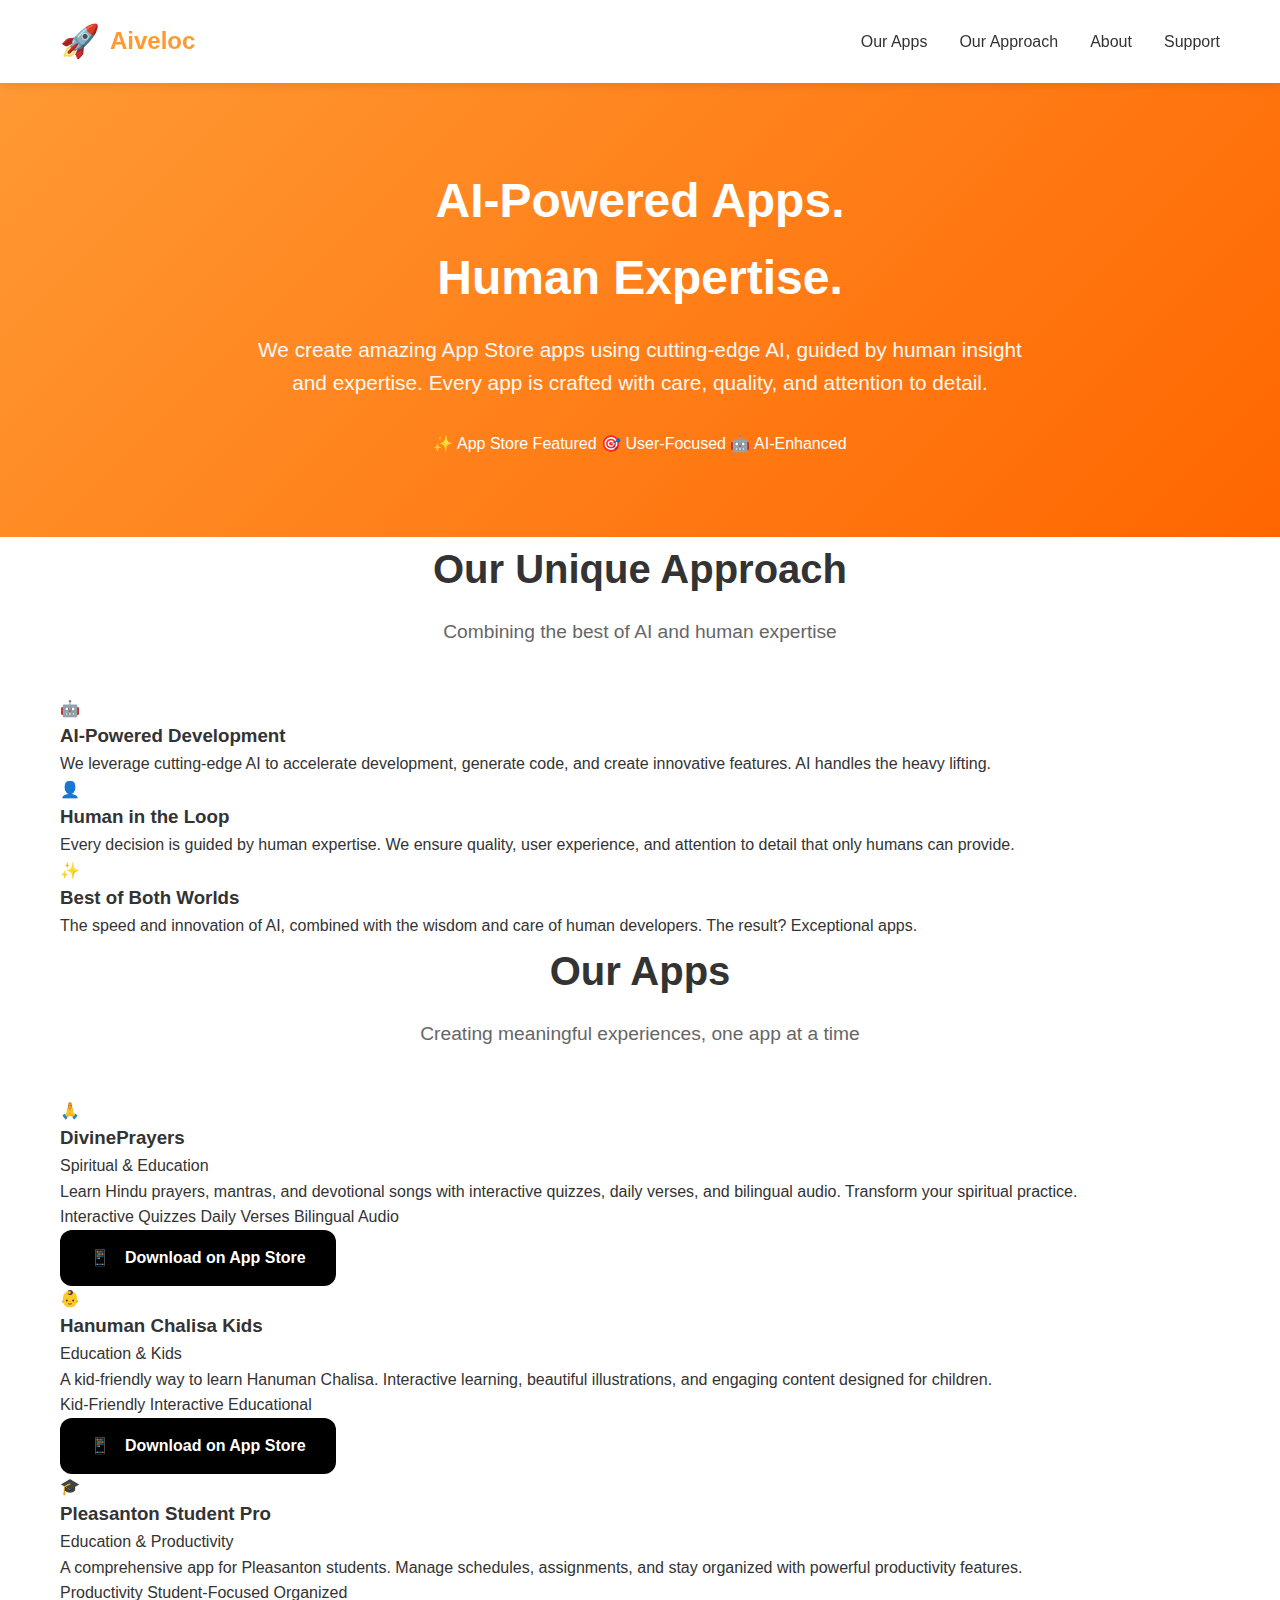
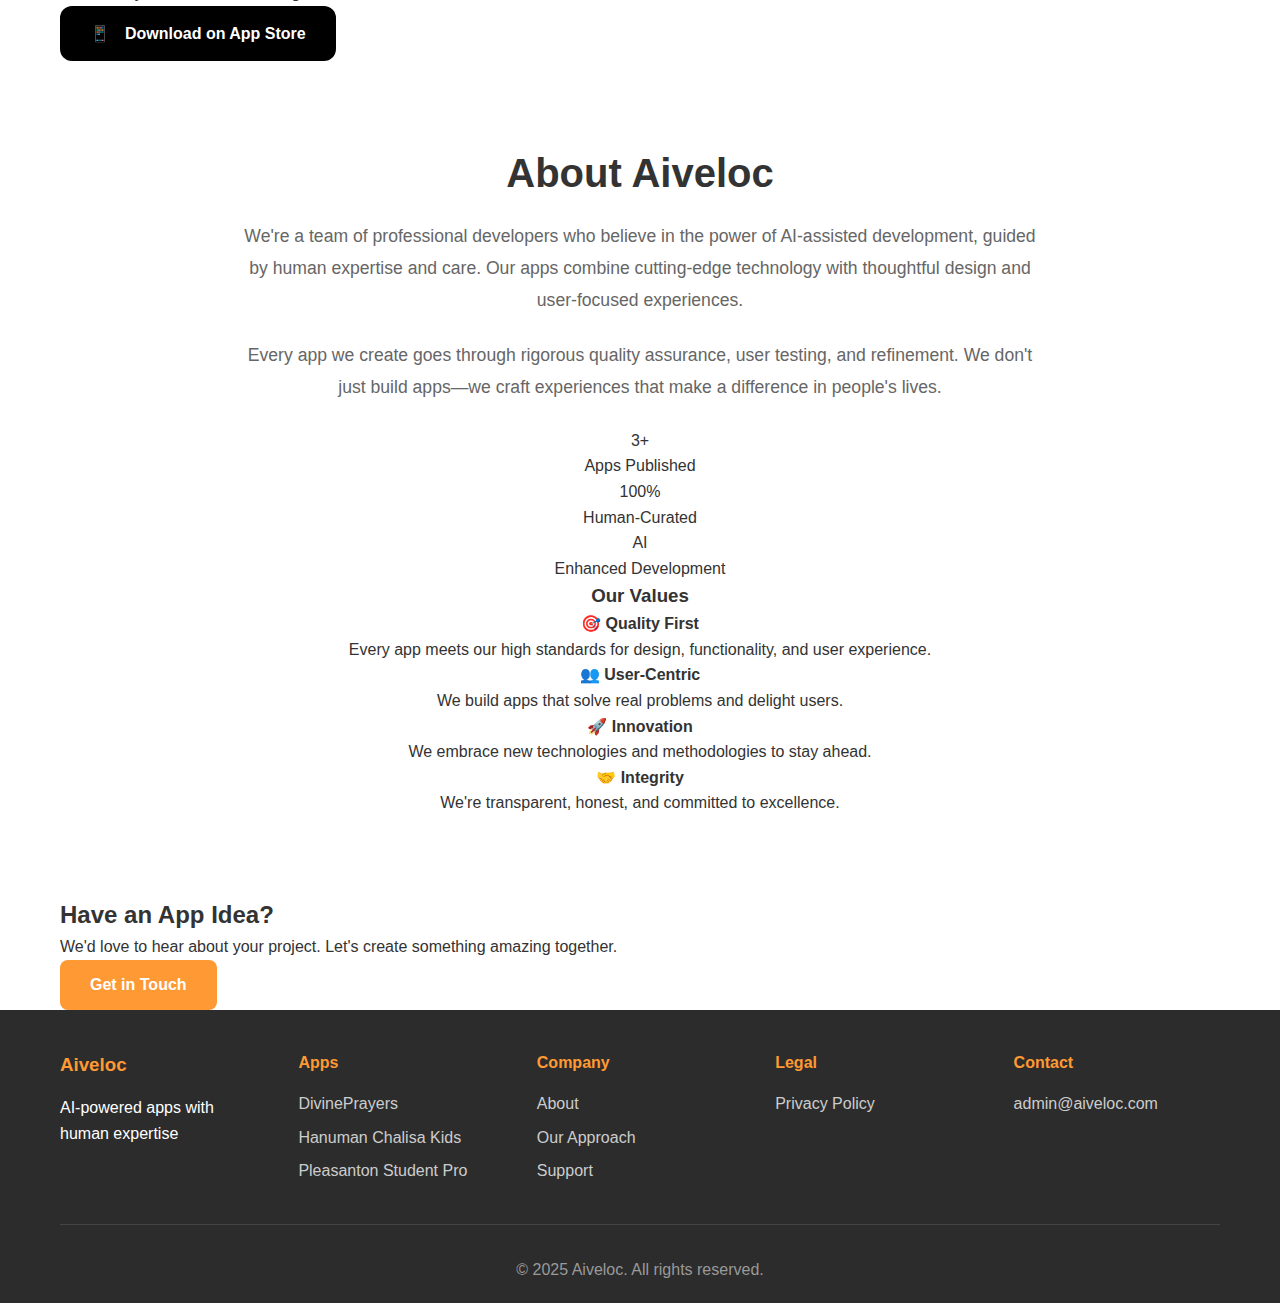
<file: index.html>
<!DOCTYPE html>
<html lang="en">
<head>
    <meta charset="UTF-8">
    <meta name="viewport" content="width=device-width, initial-scale=1.0">
    <meta name="description" content="Aiveloc - Professional App Store developers creating amazing iOS apps using AI with human expertise. DivinePrayers, Hanuman Chalisa Kids, Pleasanton Student Pro, and more.">
    <title>Aiveloc - AI-Powered App Development with Human Expertise</title>
    <link rel="stylesheet" href="styles.css">
</head>
<body>
    <!-- Navigation -->
    <nav class="navbar">
        <div class="container">
            <div class="nav-brand">
                <span class="brand-icon">🚀</span>
                <span class="brand-text">Aiveloc</span>
            </div>
            <ul class="nav-menu">
                <li><a href="#apps">Our Apps</a></li>
                <li><a href="#approach">Our Approach</a></li>
                <li><a href="#about">About</a></li>
                <li><a href="support.html">Support</a></li>
            </ul>
            <button class="mobile-menu-toggle" aria-label="Toggle menu">☰</button>
        </div>
    </nav>

    <!-- Hero Section -->
    <section class="hero">
        <div class="container">
            <div class="hero-content">
                <h1 class="hero-title">AI-Powered Apps.<br>Human Expertise.</h1>
                <p class="hero-subtitle">We create amazing App Store apps using cutting-edge AI, guided by human insight and expertise. Every app is crafted with care, quality, and attention to detail.</p>
                <div class="hero-badges">
                    <span class="badge">✨ App Store Featured</span>
                    <span class="badge">🎯 User-Focused</span>
                    <span class="badge">🤖 AI-Enhanced</span>
                </div>
            </div>
        </div>
    </section>

    <!-- Our Approach -->
    <section id="approach" class="approach">
        <div class="container">
            <h2 class="section-title">Our Unique Approach</h2>
            <p class="section-subtitle">Combining the best of AI and human expertise</p>
            
            <div class="approach-grid">
                <div class="approach-card">
                    <div class="approach-icon">🤖</div>
                    <h3>AI-Powered Development</h3>
                    <p>We leverage cutting-edge AI to accelerate development, generate code, and create innovative features. AI handles the heavy lifting.</p>
                </div>
                
                <div class="approach-card">
                    <div class="approach-icon">👤</div>
                    <h3>Human in the Loop</h3>
                    <p>Every decision is guided by human expertise. We ensure quality, user experience, and attention to detail that only humans can provide.</p>
                </div>
                
                <div class="approach-card">
                    <div class="approach-icon">✨</div>
                    <h3>Best of Both Worlds</h3>
                    <p>The speed and innovation of AI, combined with the wisdom and care of human developers. The result? Exceptional apps.</p>
                </div>
            </div>
        </div>
    </section>

    <!-- Apps Section -->
    <section id="apps" class="apps">
        <div class="container">
            <h2 class="section-title">Our Apps</h2>
            <p class="section-subtitle">Creating meaningful experiences, one app at a time</p>
            
            <div class="apps-grid">
                <!-- DivinePrayers -->
                <div class="app-card">
                    <div class="app-icon">🙏</div>
                    <h3>DivinePrayers</h3>
                    <p class="app-category">Spiritual & Education</p>
                    <p class="app-description">Learn Hindu prayers, mantras, and devotional songs with interactive quizzes, daily verses, and bilingual audio. Transform your spiritual practice.</p>
                    <div class="app-features">
                        <span class="feature-tag">Interactive Quizzes</span>
                        <span class="feature-tag">Daily Verses</span>
                        <span class="feature-tag">Bilingual Audio</span>
                    </div>
                    <a href="https://apps.apple.com/app/divineprayers" class="btn btn-app-store" target="_blank" rel="noopener">
                        <span>📱</span> Download on App Store
                    </a>
                </div>

                <!-- Hanuman Chalisa Kids -->
                <div class="app-card">
                    <div class="app-icon">👶</div>
                    <h3>Hanuman Chalisa Kids</h3>
                    <p class="app-category">Education & Kids</p>
                    <p class="app-description">A kid-friendly way to learn Hanuman Chalisa. Interactive learning, beautiful illustrations, and engaging content designed for children.</p>
                    <div class="app-features">
                        <span class="feature-tag">Kid-Friendly</span>
                        <span class="feature-tag">Interactive</span>
                        <span class="feature-tag">Educational</span>
                    </div>
                    <a href="https://apps.apple.com/app/hanuman-chalisa-kids" class="btn btn-app-store" target="_blank" rel="noopener">
                        <span>📱</span> Download on App Store
                    </a>
                </div>

                <!-- Pleasanton Student Pro -->
                <div class="app-card">
                    <div class="app-icon">🎓</div>
                    <h3>Pleasanton Student Pro</h3>
                    <p class="app-category">Education & Productivity</p>
                    <p class="app-description">A comprehensive app for Pleasanton students. Manage schedules, assignments, and stay organized with powerful productivity features.</p>
                    <div class="app-features">
                        <span class="feature-tag">Productivity</span>
                        <span class="feature-tag">Student-Focused</span>
                        <span class="feature-tag">Organized</span>
                    </div>
                    <a href="https://apps.apple.com/app/pleasanton-student-pro" class="btn btn-app-store" target="_blank" rel="noopener">
                        <span>📱</span> Download on App Store
                    </a>
                </div>
            </div>
        </div>
    </section>

    <!-- About Section -->
    <section id="about" class="about">
        <div class="container">
            <div class="about-content">
                <h2 class="section-title">About Aiveloc</h2>
                <p class="about-text">
                    We're a team of professional developers who believe in the power of AI-assisted development, 
                    guided by human expertise and care. Our apps combine cutting-edge technology with thoughtful 
                    design and user-focused experiences.
                </p>
                <p class="about-text">
                    Every app we create goes through rigorous quality assurance, user testing, and refinement. 
                    We don't just build apps—we craft experiences that make a difference in people's lives.
                </p>
                
                <div class="about-stats">
                    <div class="stat">
                        <div class="stat-number">3+</div>
                        <div class="stat-label">Apps Published</div>
                    </div>
                    <div class="stat">
                        <div class="stat-number">100%</div>
                        <div class="stat-label">Human-Curated</div>
                    </div>
                    <div class="stat">
                        <div class="stat-number">AI</div>
                        <div class="stat-label">Enhanced Development</div>
                    </div>
                </div>

                <div class="about-values">
                    <h3>Our Values</h3>
                    <div class="values-grid">
                        <div class="value-item">
                            <strong>🎯 Quality First</strong>
                            <p>Every app meets our high standards for design, functionality, and user experience.</p>
                        </div>
                        <div class="value-item">
                            <strong>👥 User-Centric</strong>
                            <p>We build apps that solve real problems and delight users.</p>
                        </div>
                        <div class="value-item">
                            <strong>🚀 Innovation</strong>
                            <p>We embrace new technologies and methodologies to stay ahead.</p>
                        </div>
                        <div class="value-item">
                            <strong>🤝 Integrity</strong>
                            <p>We're transparent, honest, and committed to excellence.</p>
                        </div>
                    </div>
                </div>
            </div>
        </div>
    </section>

    <!-- CTA Section -->
    <section class="cta">
        <div class="container">
            <h2>Have an App Idea?</h2>
            <p>We'd love to hear about your project. Let's create something amazing together.</p>
            <a href="mailto:admin@aiveloc.com" class="btn btn-primary">Get in Touch</a>
        </div>
    </section>

    <!-- Footer -->
    <footer class="footer">
        <div class="container">
            <div class="footer-content">
                <div class="footer-section">
                    <h3>Aiveloc</h3>
                    <p>AI-powered apps with human expertise</p>
                </div>
                <div class="footer-section">
                    <h4>Apps</h4>
                    <ul>
                        <li><a href="https://apps.apple.com/app/divineprayers" target="_blank">DivinePrayers</a></li>
                        <li><a href="https://apps.apple.com/app/hanuman-chalisa-kids" target="_blank">Hanuman Chalisa Kids</a></li>
                        <li><a href="https://apps.apple.com/app/pleasanton-student-pro" target="_blank">Pleasanton Student Pro</a></li>
                    </ul>
                </div>
                <div class="footer-section">
                    <h4>Company</h4>
                    <ul>
                        <li><a href="#about">About</a></li>
                        <li><a href="#approach">Our Approach</a></li>
                        <li><a href="support.html">Support</a></li>
                    </ul>
                </div>
                <div class="footer-section">
                    <h4>Legal</h4>
                    <ul>
                        <li><a href="privacy.html">Privacy Policy</a></li>
                    </ul>
                </div>
                <div class="footer-section">
                    <h4>Contact</h4>
                    <p><a href="mailto:admin@aiveloc.com">admin@aiveloc.com</a></p>
                </div>
            </div>
            <div class="footer-bottom">
                <p>&copy; 2025 Aiveloc. All rights reserved.</p>
            </div>
        </div>
    </footer>

    <script src="script.js"></script>
</body>
</html>
<!-- Updated: Mon Nov 17 21:36:54 PST 2025 -->
</file>
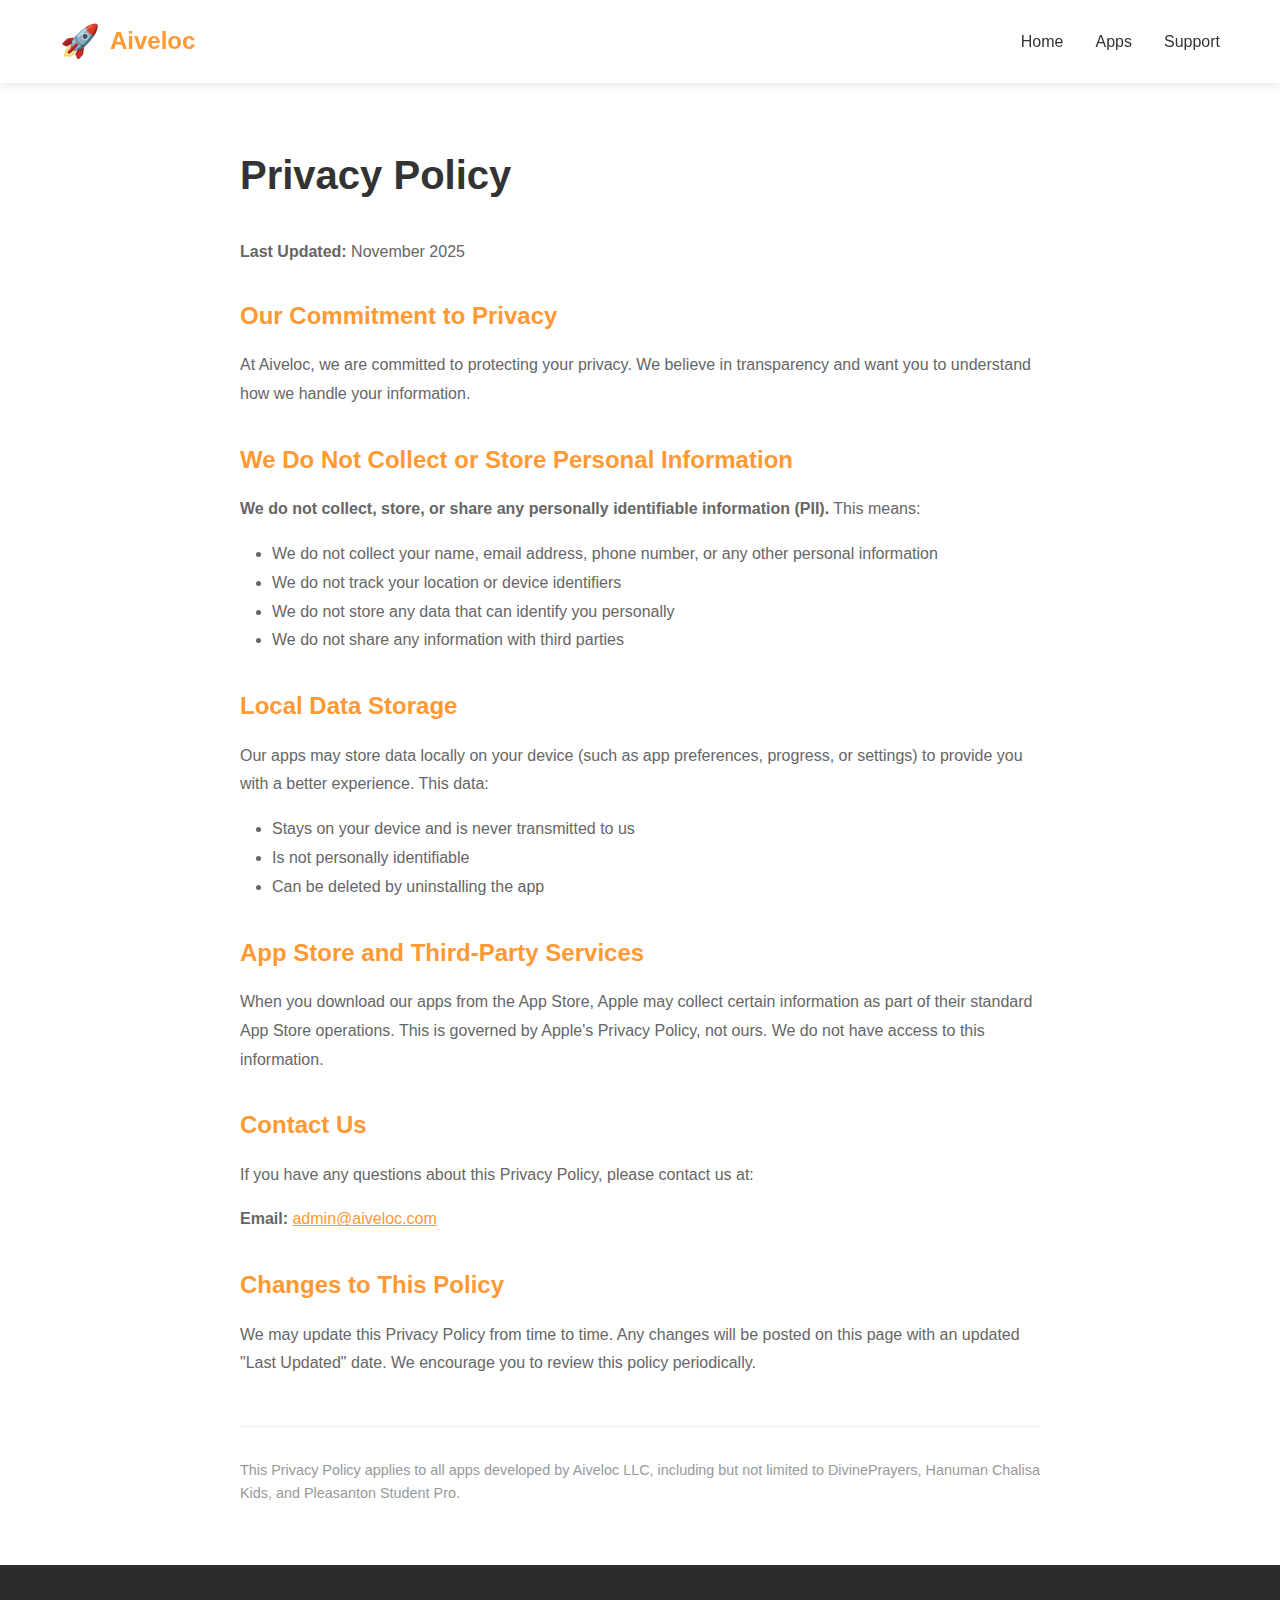
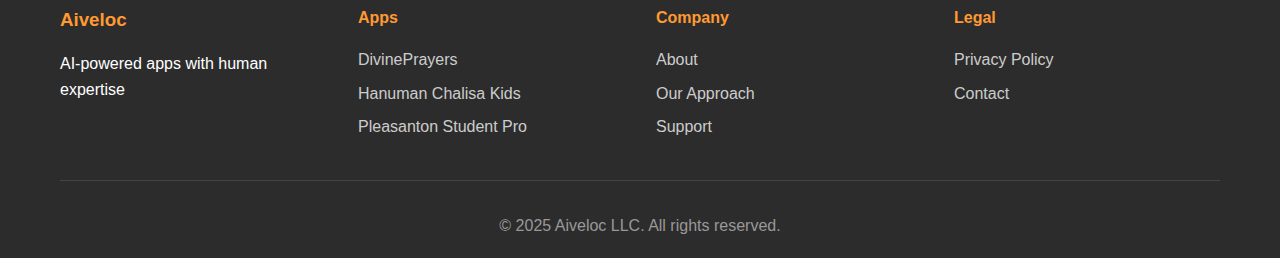
<file: privacy.html>
<!DOCTYPE html>
<html lang="en">
<head>
    <meta charset="UTF-8">
    <meta name="viewport" content="width=device-width, initial-scale=1.0">
    <title>Privacy Policy - Aiveloc</title>
    <link rel="stylesheet" href="styles.css">
</head>
<body>
    <!-- Navigation -->
    <nav class="navbar">
        <div class="container">
            <div class="nav-brand">
                <span class="brand-icon">🚀</span>
                <span class="brand-text">Aiveloc</span>
            </div>
            <ul class="nav-menu">
                <li><a href="index.html">Home</a></li>
                <li><a href="index.html#apps">Apps</a></li>
                <li><a href="support.html">Support</a></li>
            </ul>
        </div>
    </nav>

    <!-- Privacy Policy Content -->
    <section class="about" style="padding: 60px 0;">
        <div class="container">
            <div class="about-content" style="max-width: 800px; text-align: left;">
                <h1 class="section-title" style="text-align: left; margin-bottom: 2rem;">Privacy Policy</h1>
                
                <p style="color: #666; margin-bottom: 2rem;"><strong>Last Updated:</strong> November 2025</p>

                <div style="margin-bottom: 2rem;">
                    <h2 style="color: var(--primary-color); margin-bottom: 1rem; font-size: 1.5rem;">Our Commitment to Privacy</h2>
                    <p style="line-height: 1.8; color: var(--text-secondary); margin-bottom: 1rem;">
                        At Aiveloc, we are committed to protecting your privacy. We believe in transparency and want you to understand how we handle your information.
                    </p>
                </div>

                <div style="margin-bottom: 2rem;">
                    <h2 style="color: var(--primary-color); margin-bottom: 1rem; font-size: 1.5rem;">We Do Not Collect or Store Personal Information</h2>
                    <p style="line-height: 1.8; color: var(--text-secondary); margin-bottom: 1rem;">
                        <strong>We do not collect, store, or share any personally identifiable information (PII).</strong> This means:
                    </p>
                    <ul style="line-height: 1.8; color: var(--text-secondary); margin-left: 2rem; margin-bottom: 1rem;">
                        <li>We do not collect your name, email address, phone number, or any other personal information</li>
                        <li>We do not track your location or device identifiers</li>
                        <li>We do not store any data that can identify you personally</li>
                        <li>We do not share any information with third parties</li>
                    </ul>
                </div>

                <div style="margin-bottom: 2rem;">
                    <h2 style="color: var(--primary-color); margin-bottom: 1rem; font-size: 1.5rem;">Local Data Storage</h2>
                    <p style="line-height: 1.8; color: var(--text-secondary); margin-bottom: 1rem;">
                        Our apps may store data locally on your device (such as app preferences, progress, or settings) to provide you with a better experience. This data:
                    </p>
                    <ul style="line-height: 1.8; color: var(--text-secondary); margin-left: 2rem; margin-bottom: 1rem;">
                        <li>Stays on your device and is never transmitted to us</li>
                        <li>Is not personally identifiable</li>
                        <li>Can be deleted by uninstalling the app</li>
                    </ul>
                </div>

                <div style="margin-bottom: 2rem;">
                    <h2 style="color: var(--primary-color); margin-bottom: 1rem; font-size: 1.5rem;">App Store and Third-Party Services</h2>
                    <p style="line-height: 1.8; color: var(--text-secondary); margin-bottom: 1rem;">
                        When you download our apps from the App Store, Apple may collect certain information as part of their standard App Store operations. This is governed by Apple's Privacy Policy, not ours. We do not have access to this information.
                    </p>
                </div>

                <div style="margin-bottom: 2rem;">
                    <h2 style="color: var(--primary-color); margin-bottom: 1rem; font-size: 1.5rem;">Contact Us</h2>
                    <p style="line-height: 1.8; color: var(--text-secondary); margin-bottom: 1rem;">
                        If you have any questions about this Privacy Policy, please contact us at:
                    </p>
                    <p style="line-height: 1.8; color: var(--text-secondary); margin-bottom: 1rem;">
                        <strong>Email:</strong> <a href="mailto:admin@aiveloc.com" style="color: var(--primary-color);">admin@aiveloc.com</a>
                    </p>
                </div>

                <div style="margin-bottom: 2rem;">
                    <h2 style="color: var(--primary-color); margin-bottom: 1rem; font-size: 1.5rem;">Changes to This Policy</h2>
                    <p style="line-height: 1.8; color: var(--text-secondary); margin-bottom: 1rem;">
                        We may update this Privacy Policy from time to time. Any changes will be posted on this page with an updated "Last Updated" date. We encourage you to review this policy periodically.
                    </p>
                </div>

                <div style="margin-top: 3rem; padding-top: 2rem; border-top: 1px solid #eee;">
                    <p style="color: #999; font-size: 0.9rem;">
                        This Privacy Policy applies to all apps developed by Aiveloc LLC, including but not limited to DivinePrayers, Hanuman Chalisa Kids, and Pleasanton Student Pro.
                    </p>
                </div>
            </div>
        </div>
    </section>

    <!-- Footer -->
    <footer class="footer">
        <div class="container">
            <div class="footer-content">
                <div class="footer-section">
                    <h3>Aiveloc</h3>
                    <p>AI-powered apps with human expertise</p>
                </div>
                <div class="footer-section">
                    <h4>Apps</h4>
                    <ul>
                        <li><a href="https://apps.apple.com/app/divineprayers" target="_blank">DivinePrayers</a></li>
                        <li><a href="https://apps.apple.com/app/hanuman-chalisa-kids" target="_blank">Hanuman Chalisa Kids</a></li>
                        <li><a href="https://apps.apple.com/app/pleasanton-student-pro" target="_blank">Pleasanton Student Pro</a></li>
                    </ul>
                </div>
                <div class="footer-section">
                    <h4>Company</h4>
                    <ul>
                        <li><a href="index.html#about">About</a></li>
                        <li><a href="index.html#approach">Our Approach</a></li>
                        <li><a href="support.html">Support</a></li>
                    </ul>
                </div>
                <div class="footer-section">
                    <h4>Legal</h4>
                    <ul>
                        <li><a href="privacy.html">Privacy Policy</a></li>
                        <li><a href="mailto:admin@aiveloc.com">Contact</a></li>
                    </ul>
                </div>
            </div>
            <div class="footer-bottom">
                <p>&copy; 2025 Aiveloc LLC. All rights reserved.</p>
            </div>
        </div>
    </footer>

    <script src="script.js"></script>
</body>
</html>
</file>
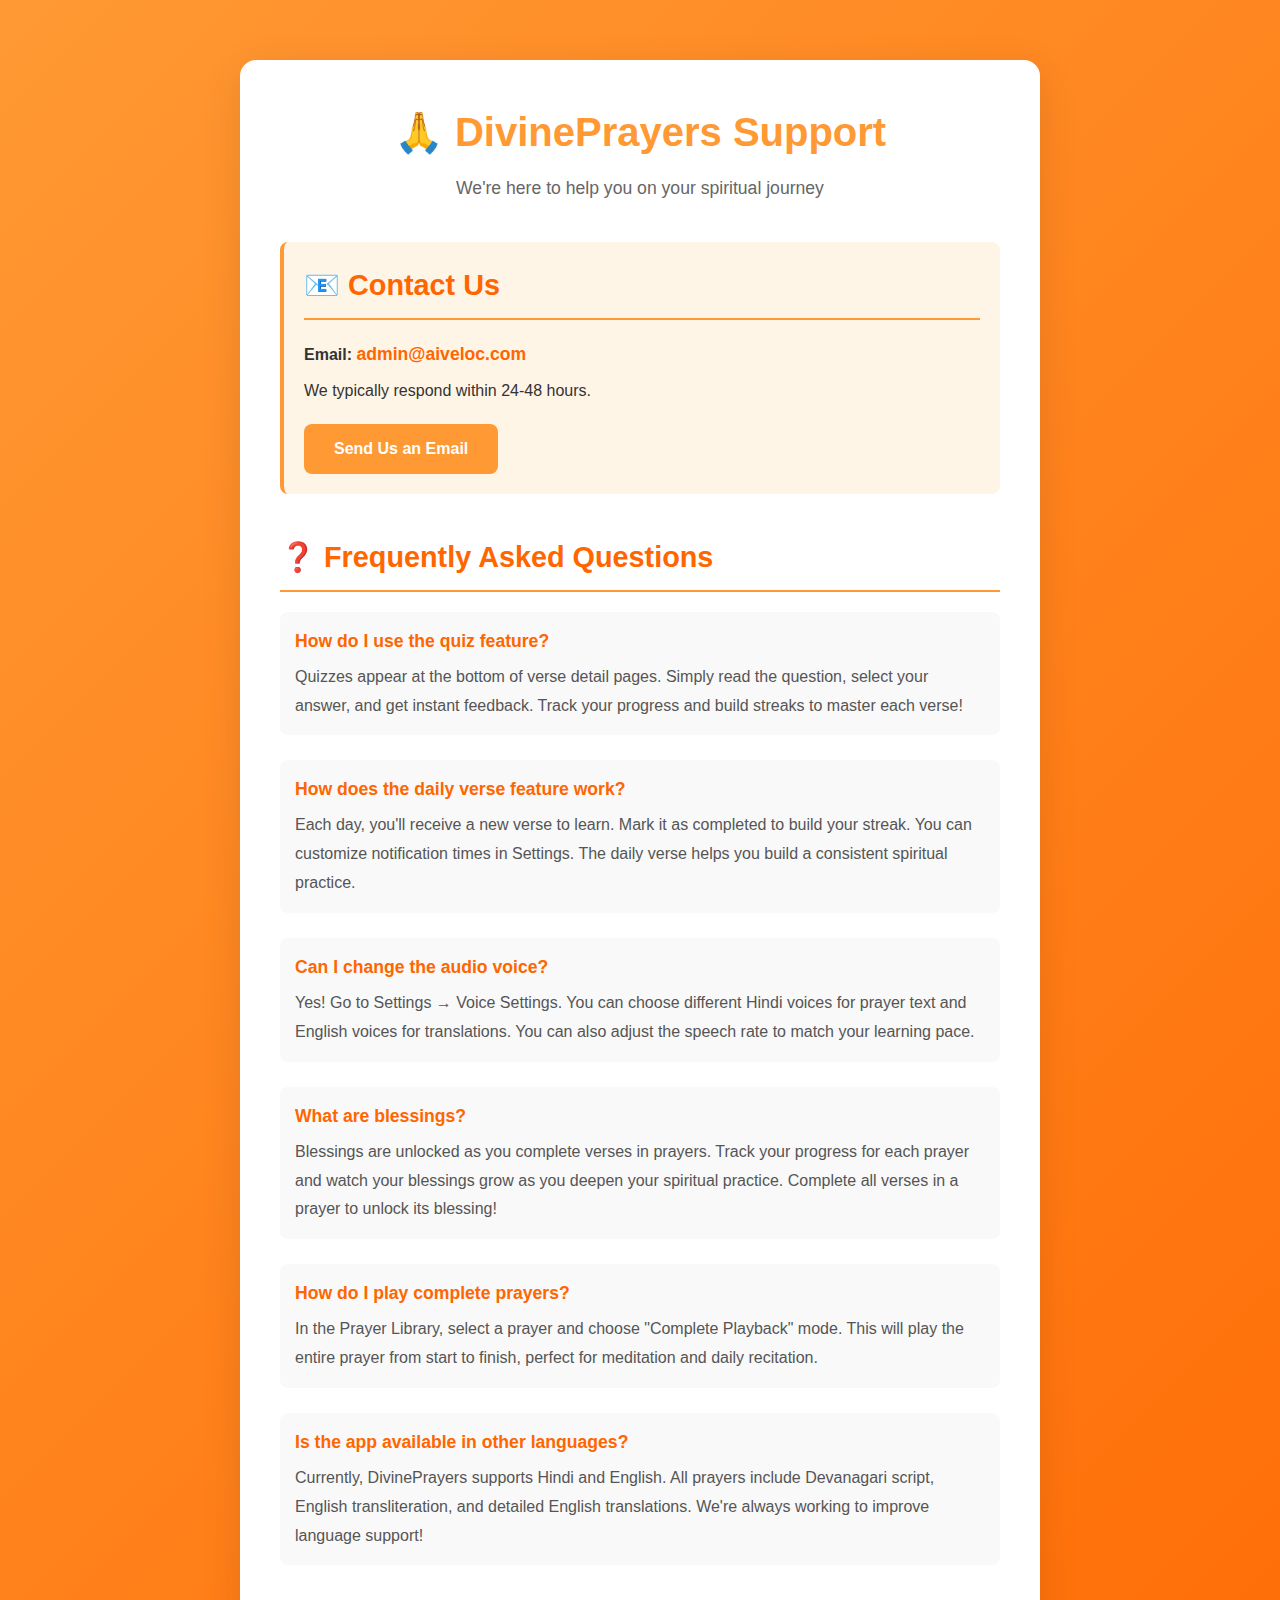
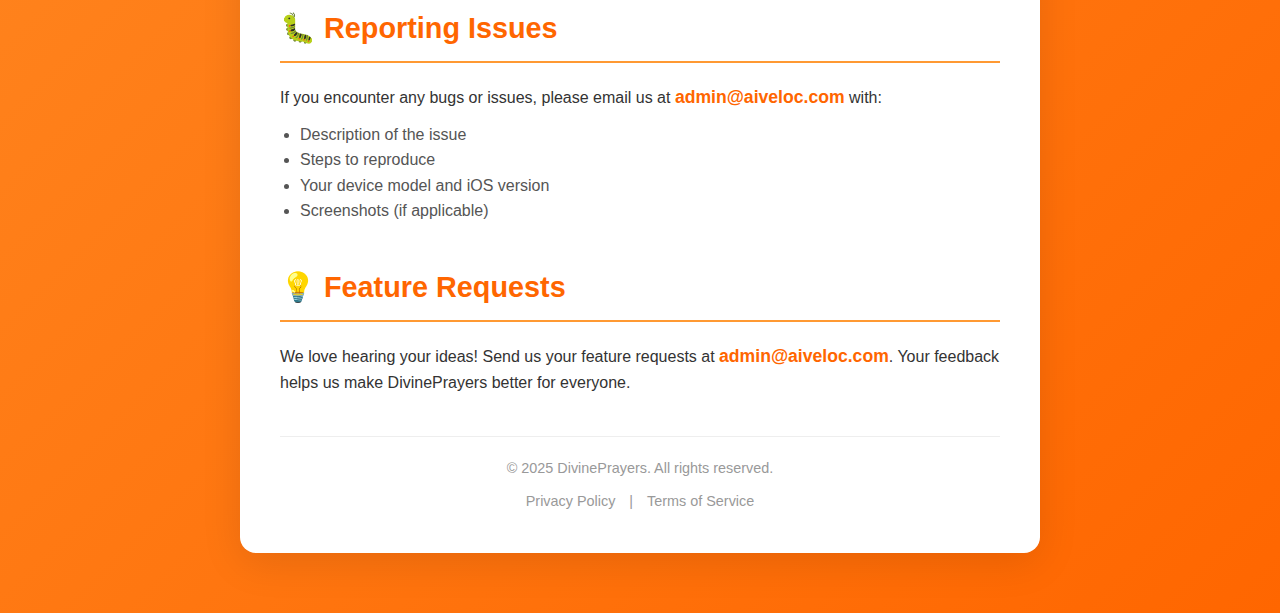
<file: support.html>
<!DOCTYPE html>
<html lang="en">
<head>
    <meta charset="UTF-8">
    <meta name="viewport" content="width=device-width, initial-scale=1.0">
    <title>DivinePrayers - Support</title>
    <style>
        * {
            margin: 0;
            padding: 0;
            box-sizing: border-box;
        }
        
        body {
            font-family: -apple-system, BlinkMacSystemFont, 'Segoe UI', Roboto, Oxygen, Ubuntu, Cantarell, sans-serif;
            line-height: 1.6;
            color: #333;
            background: linear-gradient(135deg, #ff9933 0%, #ff6600 100%);
            min-height: 100vh;
            padding: 20px;
        }
        
        .container {
            max-width: 800px;
            margin: 0 auto;
            background: white;
            border-radius: 16px;
            box-shadow: 0 10px 40px rgba(0,0,0,0.1);
            padding: 40px;
            margin-top: 40px;
            margin-bottom: 40px;
        }
        
        h1 {
            color: #ff9933;
            font-size: 2.5em;
            margin-bottom: 10px;
            text-align: center;
        }
        
        .subtitle {
            text-align: center;
            color: #666;
            margin-bottom: 40px;
            font-size: 1.1em;
        }
        
        .section {
            margin-bottom: 40px;
        }
        
        h2 {
            color: #ff6600;
            font-size: 1.8em;
            margin-bottom: 20px;
            border-bottom: 2px solid #ff9933;
            padding-bottom: 10px;
        }
        
        .contact-info {
            background: #fff5e6;
            padding: 20px;
            border-radius: 8px;
            border-left: 4px solid #ff9933;
            margin-bottom: 30px;
        }
        
        .contact-info p {
            margin-bottom: 10px;
        }
        
        .email-link {
            color: #ff6600;
            text-decoration: none;
            font-weight: bold;
            font-size: 1.1em;
        }
        
        .email-link:hover {
            text-decoration: underline;
        }
        
        .faq-item {
            margin-bottom: 25px;
            padding: 15px;
            background: #f9f9f9;
            border-radius: 8px;
        }
        
        .faq-question {
            font-weight: bold;
            color: #ff6600;
            margin-bottom: 8px;
            font-size: 1.1em;
        }
        
        .faq-answer {
            color: #555;
            line-height: 1.8;
        }
        
        .button {
            display: inline-block;
            background: #ff9933;
            color: white;
            padding: 12px 30px;
            border-radius: 8px;
            text-decoration: none;
            font-weight: bold;
            margin-top: 10px;
            transition: background 0.3s;
        }
        
        .button:hover {
            background: #ff6600;
        }
        
        .footer {
            text-align: center;
            margin-top: 40px;
            padding-top: 20px;
            border-top: 1px solid #eee;
            color: #999;
            font-size: 0.9em;
        }
        
        @media (max-width: 600px) {
            .container {
                padding: 20px;
            }
            
            h1 {
                font-size: 2em;
            }
            
            h2 {
                font-size: 1.5em;
            }
        }
    </style>
</head>
<body>
    <div class="container">
        <h1>🙏 DivinePrayers Support</h1>
        <p class="subtitle">We're here to help you on your spiritual journey</p>
        
        <div class="section">
            <div class="contact-info">
                <h2>📧 Contact Us</h2>
                <p><strong>Email:</strong> <a href="mailto:admin@aiveloc.com" class="email-link">admin@aiveloc.com</a></p>
                <p>We typically respond within 24-48 hours.</p>
                <a href="mailto:admin@aiveloc.com" class="button">Send Us an Email</a>
            </div>
        </div>
        
        <div class="section">
            <h2>❓ Frequently Asked Questions</h2>
            
            <div class="faq-item">
                <div class="faq-question">How do I use the quiz feature?</div>
                <div class="faq-answer">
                    Quizzes appear at the bottom of verse detail pages. Simply read the question, select your answer, and get instant feedback. Track your progress and build streaks to master each verse!
                </div>
            </div>
            
            <div class="faq-item">
                <div class="faq-question">How does the daily verse feature work?</div>
                <div class="faq-answer">
                    Each day, you'll receive a new verse to learn. Mark it as completed to build your streak. You can customize notification times in Settings. The daily verse helps you build a consistent spiritual practice.
                </div>
            </div>
            
            <div class="faq-item">
                <div class="faq-question">Can I change the audio voice?</div>
                <div class="faq-answer">
                    Yes! Go to Settings → Voice Settings. You can choose different Hindi voices for prayer text and English voices for translations. You can also adjust the speech rate to match your learning pace.
                </div>
            </div>
            
            <div class="faq-item">
                <div class="faq-question">What are blessings?</div>
                <div class="faq-answer">
                    Blessings are unlocked as you complete verses in prayers. Track your progress for each prayer and watch your blessings grow as you deepen your spiritual practice. Complete all verses in a prayer to unlock its blessing!
                </div>
            </div>
            
            <div class="faq-item">
                <div class="faq-question">How do I play complete prayers?</div>
                <div class="faq-answer">
                    In the Prayer Library, select a prayer and choose "Complete Playback" mode. This will play the entire prayer from start to finish, perfect for meditation and daily recitation.
                </div>
            </div>
            
            <div class="faq-item">
                <div class="faq-question">Is the app available in other languages?</div>
                <div class="faq-answer">
                    Currently, DivinePrayers supports Hindi and English. All prayers include Devanagari script, English transliteration, and detailed English translations. We're always working to improve language support!
                </div>
            </div>
        </div>
        
        <div class="section">
            <h2>🐛 Reporting Issues</h2>
            <p>If you encounter any bugs or issues, please email us at <a href="mailto:admin@aiveloc.com" class="email-link">admin@aiveloc.com</a> with:</p>
            <ul style="margin-left: 20px; margin-top: 10px; color: #555;">
                <li>Description of the issue</li>
                <li>Steps to reproduce</li>
                <li>Your device model and iOS version</li>
                <li>Screenshots (if applicable)</li>
            </ul>
        </div>
        
        <div class="section">
            <h2>💡 Feature Requests</h2>
            <p>We love hearing your ideas! Send us your feature requests at <a href="mailto:admin@aiveloc.com" class="email-link">admin@aiveloc.com</a>. Your feedback helps us make DivinePrayers better for everyone.</p>
        </div>
        
        <div class="footer">
            <p>© 2025 DivinePrayers. All rights reserved.</p>
            <p style="margin-top: 10px;">
                <a href="#" style="color: #999; text-decoration: none; margin: 0 10px;">Privacy Policy</a> |
                <a href="#" style="color: #999; text-decoration: none; margin: 0 10px;">Terms of Service</a>
            </p>
        </div>
    </div>
</body>
</html>
</file>
<file: styles.css>
/* Reset and Base Styles */
* {
    margin: 0;
    padding: 0;
    box-sizing: border-box;
}

:root {
    --primary-color: #ff9933;
    --primary-dark: #ff6600;
    --secondary-color: #fff5e6;
    --text-primary: #333;
    --text-secondary: #666;
    --background: #ffffff;
    --background-alt: #f9f9f9;
}

body {
    font-family: -apple-system, BlinkMacSystemFont, 'Segoe UI', Roboto, Oxygen, Ubuntu, Cantarell, sans-serif;
    line-height: 1.6;
    color: var(--text-primary);
    background: var(--background);
}

.container {
    max-width: 1200px;
    margin: 0 auto;
    padding: 0 20px;
}

/* Navigation */
.navbar {
    background: white;
    box-shadow: 0 2px 10px rgba(0,0,0,0.1);
    position: sticky;
    top: 0;
    z-index: 1000;
    padding: 1rem 0;
}

.navbar .container {
    display: flex;
    justify-content: space-between;
    align-items: center;
}

.nav-brand {
    display: flex;
    align-items: center;
    gap: 10px;
    font-size: 1.5rem;
    font-weight: bold;
    color: var(--primary-color);
}

.brand-icon {
    font-size: 2rem;
}

.nav-menu {
    display: flex;
    list-style: none;
    gap: 2rem;
    align-items: center;
}

.nav-menu a {
    text-decoration: none;
    color: var(--text-primary);
    font-weight: 500;
    transition: color 0.3s;
}

.nav-menu a:hover {
    color: var(--primary-color);
}

.mobile-menu-toggle {
    display: none;
    background: none;
    border: none;
    font-size: 1.5rem;
    cursor: pointer;
}

/* Buttons */
.btn {
    display: inline-block;
    padding: 12px 30px;
    border-radius: 8px;
    text-decoration: none;
    font-weight: bold;
    transition: all 0.3s;
    border: none;
    cursor: pointer;
    font-size: 1rem;
}

.btn-primary {
    background: var(--primary-color);
    color: white;
}

.btn-primary:hover {
    background: var(--primary-dark);
    transform: translateY(-2px);
    box-shadow: 0 5px 15px rgba(255, 153, 51, 0.3);
}

.btn-secondary {
    background: white;
    color: var(--primary-color);
    border: 2px solid var(--primary-color);
}

.btn-secondary:hover {
    background: var(--primary-color);
    color: white;
}

.btn-app-store {
    display: inline-flex;
    align-items: center;
    gap: 15px;
    background: #000;
    color: white;
    padding: 15px 30px;
    border-radius: 12px;
    text-decoration: none;
    transition: all 0.3s;
}

.btn-app-store:hover {
    background: #333;
    transform: translateY(-2px);
}

.app-store-icon {
    font-size: 2rem;
}

.app-store-text-small {
    display: block;
    font-size: 0.8rem;
    font-weight: normal;
}

.app-store-text-large {
    display: block;
    font-size: 1.2rem;
    font-weight: bold;
}

/* Hero Section */
.hero {
    background: linear-gradient(135deg, #ff9933 0%, #ff6600 100%);
    color: white;
    padding: 80px 0;
    text-align: center;
}

.hero-content {
    max-width: 800px;
    margin: 0 auto;
}

.hero-title {
    font-size: 3rem;
    margin-bottom: 1rem;
    font-weight: bold;
}

.hero-subtitle {
    font-size: 1.3rem;
    margin-bottom: 2rem;
    opacity: 0.95;
}

.hero-buttons {
    display: flex;
    gap: 1rem;
    justify-content: center;
    margin-bottom: 3rem;
    flex-wrap: wrap;
}

.phone-mockup {
    max-width: 300px;
    margin: 2rem auto;
    background: #000;
    border-radius: 30px;
    padding: 15px;
    box-shadow: 0 20px 60px rgba(0,0,0,0.3);
}

.phone-screen {
    background: white;
    border-radius: 20px;
    padding: 20px;
    aspect-ratio: 9/16;
    display: flex;
    align-items: center;
    justify-content: center;
}

.app-preview {
    text-align: center;
    color: var(--text-primary);
}

.preview-header {
    font-size: 1.2rem;
    font-weight: bold;
    margin-bottom: 1rem;
    color: var(--primary-color);
}

.preview-verse {
    font-size: 0.9rem;
    margin-bottom: 1rem;
    line-height: 1.6;
}

.preview-controls {
    margin-top: 1rem;
}

.play-btn {
    display: inline-block;
    width: 50px;
    height: 50px;
    background: var(--primary-color);
    color: white;
    border-radius: 50%;
    line-height: 50px;
    font-size: 1.2rem;
}

/* Features Section */
.features {
    padding: 80px 0;
    background: var(--background-alt);
}

.section-title {
    font-size: 2.5rem;
    text-align: center;
    margin-bottom: 1rem;
    color: var(--text-primary);
}

.section-subtitle {
    text-align: center;
    font-size: 1.2rem;
    color: var(--text-secondary);
    margin-bottom: 3rem;
}

.features-grid {
    display: grid;
    grid-template-columns: repeat(auto-fit, minmax(300px, 1fr));
    gap: 2rem;
    margin-top: 3rem;
}

.feature-card {
    background: white;
    padding: 2rem;
    border-radius: 12px;
    box-shadow: 0 5px 15px rgba(0,0,0,0.1);
    transition: transform 0.3s, box-shadow 0.3s;
}

.feature-card:hover {
    transform: translateY(-5px);
    box-shadow: 0 10px 25px rgba(0,0,0,0.15);
}

.feature-icon {
    font-size: 3rem;
    margin-bottom: 1rem;
}

.feature-card h3 {
    font-size: 1.5rem;
    margin-bottom: 1rem;
    color: var(--primary-color);
}

.feature-card p {
    color: var(--text-secondary);
    line-height: 1.8;
}

/* Download Section */
.download {
    padding: 80px 0;
    background: linear-gradient(135deg, #fff5e6 0%, #ffe6cc 100%);
    text-align: center;
}

.download-buttons {
    display: flex;
    justify-content: center;
    margin: 2rem 0;
}

.download-note {
    color: var(--text-secondary);
    margin-top: 1rem;
}

/* About Section */
.about {
    padding: 80px 0;
    background: white;
}

.about-content {
    max-width: 800px;
    margin: 0 auto;
    text-align: center;
}

.about-text {
    font-size: 1.1rem;
    line-height: 1.8;
    color: var(--text-secondary);
    margin-bottom: 1.5rem;
}

.about-features {
    display: grid;
    grid-template-columns: repeat(auto-fit, minmax(200px, 1fr));
    gap: 2rem;
    margin-top: 3rem;
}

.about-feature {
    padding: 1.5rem;
    background: var(--secondary-color);
    border-radius: 8px;
}

.about-feature strong {
    display: block;
    font-size: 1.2rem;
    margin-bottom: 0.5rem;
    color: var(--primary-color);
}

.about-feature p {
    color: var(--text-secondary);
}

/* Footer */
.footer {
    background: #2c2c2c;
    color: white;
    padding: 40px 0 20px;
}

.footer-content {
    display: grid;
    grid-template-columns: repeat(auto-fit, minmax(200px, 1fr));
    gap: 2rem;
    margin-bottom: 2rem;
}

.footer-section h3,
.footer-section h4 {
    margin-bottom: 1rem;
    color: var(--primary-color);
}

.footer-section ul {
    list-style: none;
}

.footer-section ul li {
    margin-bottom: 0.5rem;
}

.footer-section a {
    color: #ccc;
    text-decoration: none;
    transition: color 0.3s;
}

.footer-section a:hover {
    color: var(--primary-color);
}

.footer-bottom {
    text-align: center;
    padding-top: 2rem;
    border-top: 1px solid #444;
    color: #999;
}

/* Responsive Design */
@media (max-width: 768px) {
    .nav-menu {
        display: none;
    }
    
    .mobile-menu-toggle {
        display: block;
    }
    
    .hero-title {
        font-size: 2rem;
    }
    
    .hero-subtitle {
        font-size: 1.1rem;
    }
    
    .section-title {
        font-size: 2rem;
    }
    
    .features-grid {
        grid-template-columns: 1fr;
    }
    
    .hero-buttons {
        flex-direction: column;
        align-items: center;
    }
    
    .btn {
        width: 100%;
        max-width: 300px;
        text-align: center;
    }
}

/* Smooth Scrolling */
html {
    scroll-behavior: smooth;
}
</file>
